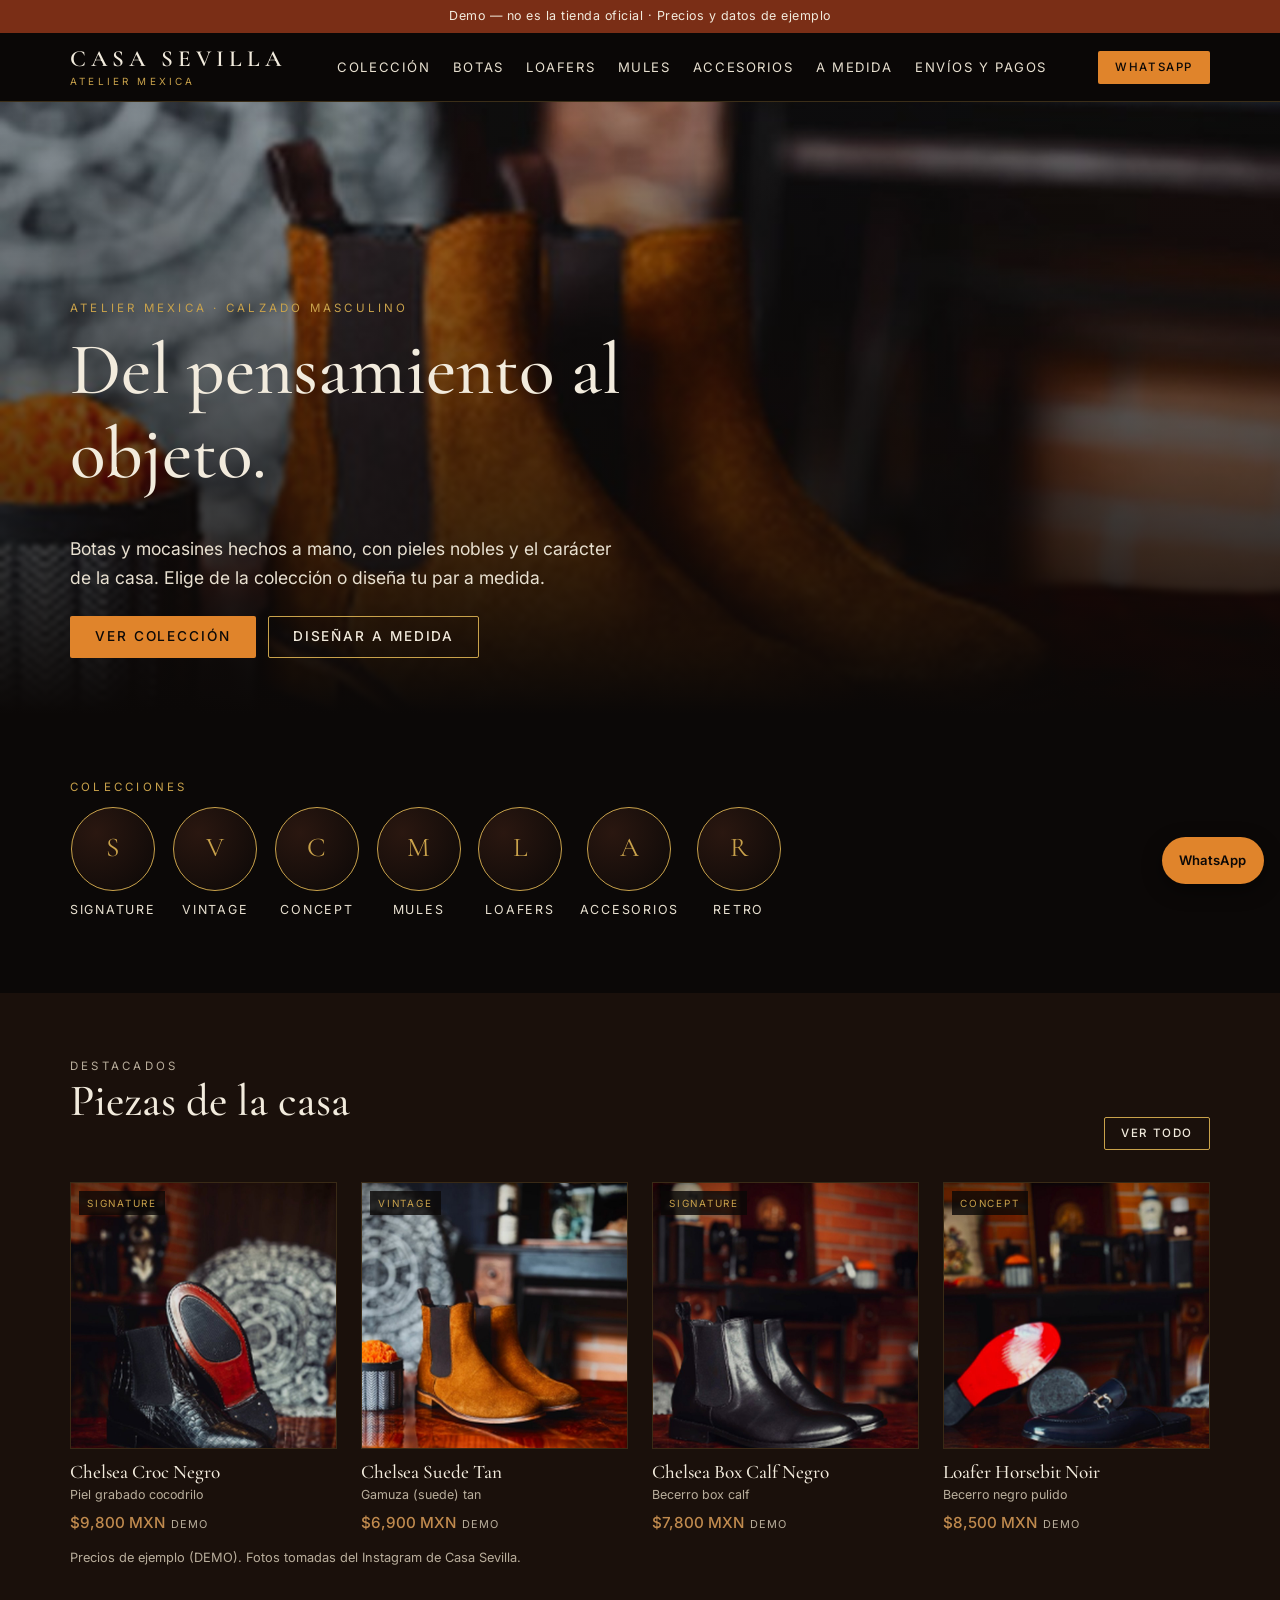
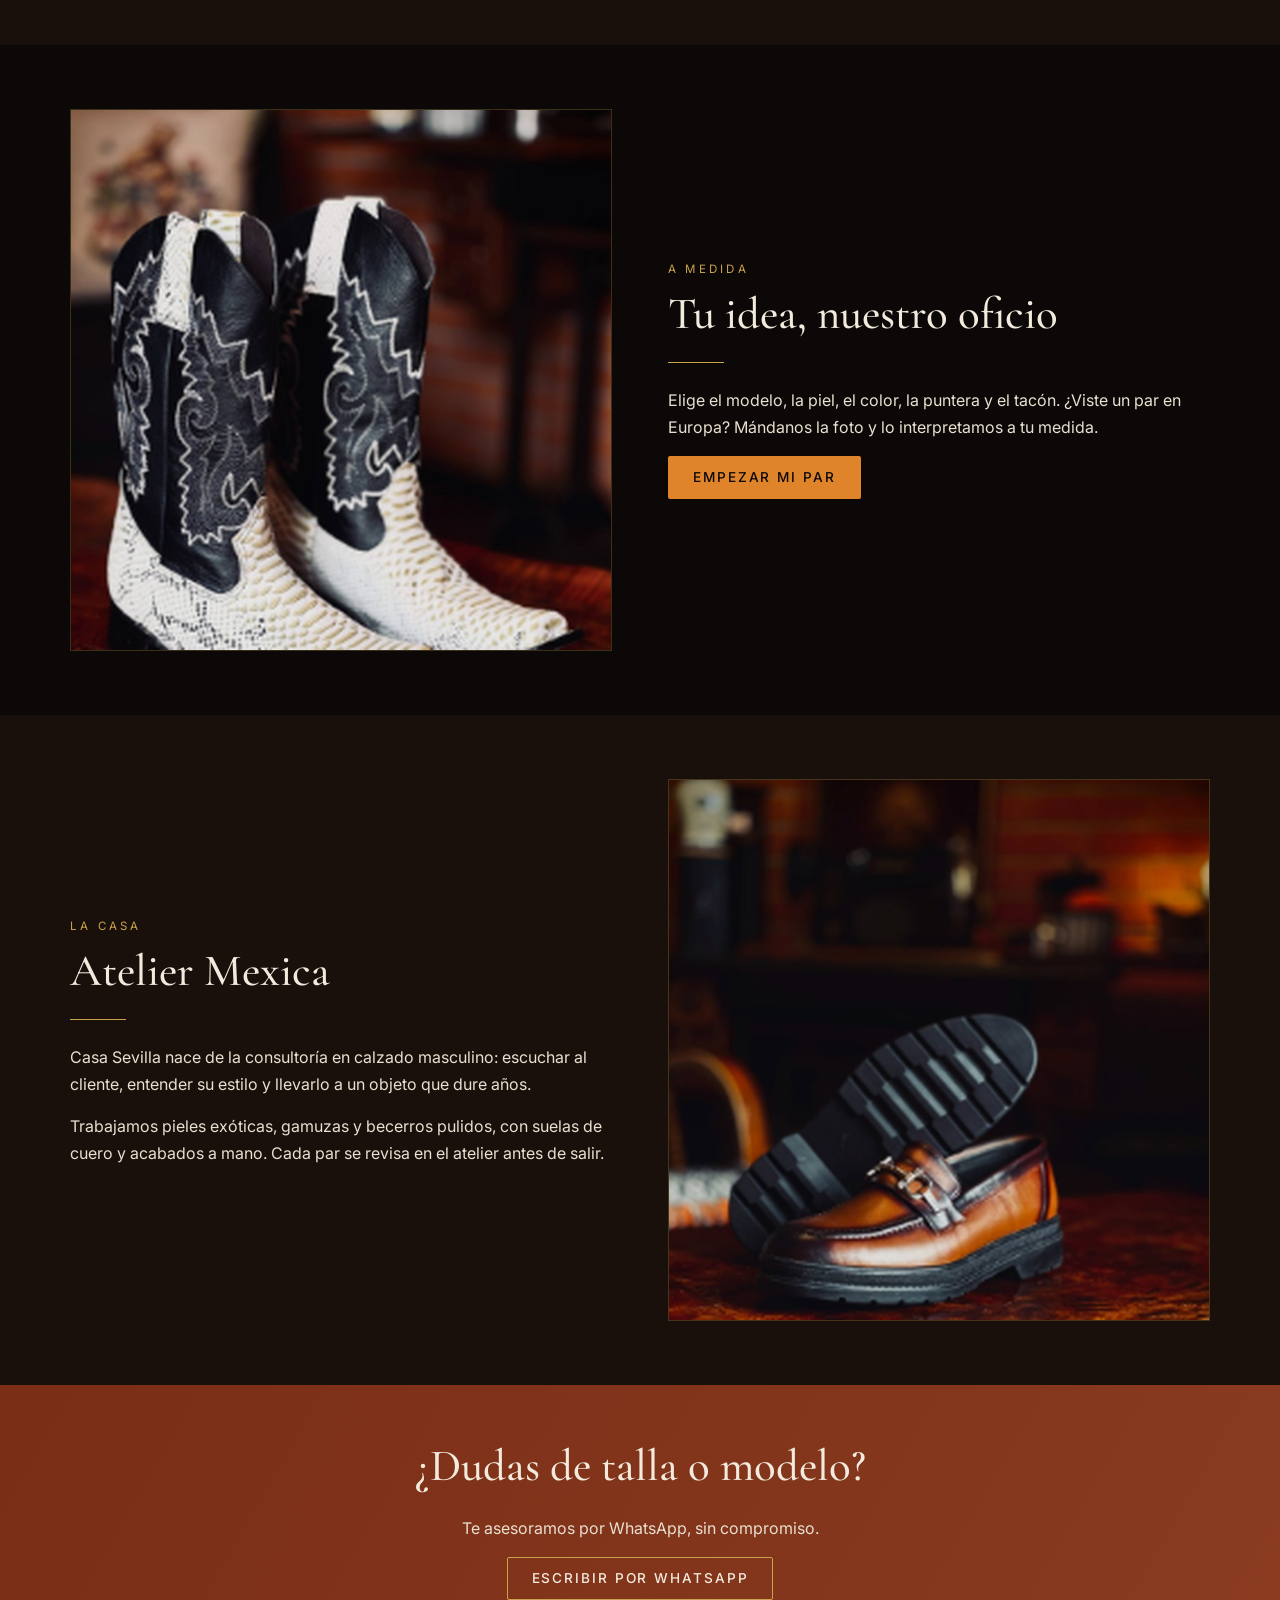
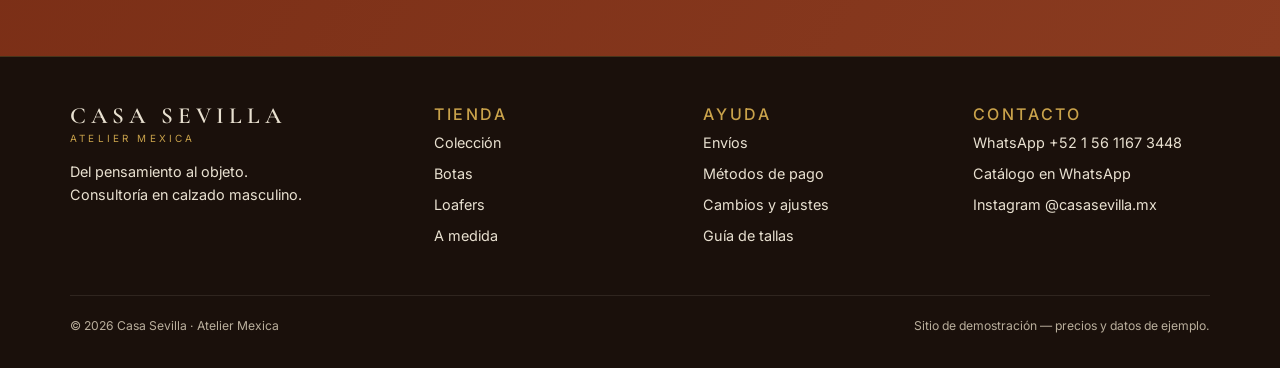
<file: index.html>
<!doctype html>
<html lang="es-MX">
<head>
  <meta charset="utf-8">
  <meta name="viewport" content="width=device-width, initial-scale=1">
  <title>Casa Sevilla — Atelier Mexica (demo)</title>
  <meta name="description" content="Calzado masculino artesanal y a medida. Del pensamiento al objeto.">
  <meta name="robots" content="noindex">
  <meta name="theme-color" content="#0B0807">
  <link rel="preconnect" href="https://fonts.googleapis.com">
  <link rel="preconnect" href="https://fonts.gstatic.com" crossorigin>
  <link href="https://fonts.googleapis.com/css2?family=Cormorant+Garamond:wght@400;500;600&family=Inter:wght@400;500;600&display=swap" rel="stylesheet">
  <link rel="stylesheet" href="assets/styles.css?v=20261116">
</head>
<body>
  <a class="skip" href="#main">Saltar al contenido</a>
  <div class="demo-banner" role="note">Demo — no es la tienda oficial · Precios y datos de ejemplo</div>
  <header class="site-header">
    <div class="wrap header-inner">
      <a class="logo" href="index.html" aria-label="Casa Sevilla, inicio"><strong>CASA SEVILLA</strong><small>Atelier Mexica</small></a>
      <button class="menu-toggle" type="button" aria-expanded="false" aria-controls="main-nav">Menú</button>
      <nav id="main-nav" class="main-nav" aria-label="Principal">
        <ul>
          <li><a href="catalogo.html">Colección</a></li>
          <li><a href="catalogo.html?tipo=botas">Botas</a></li>
          <li><a href="catalogo.html?tipo=loafers">Loafers</a></li>
          <li><a href="catalogo.html?tipo=mules">Mules</a></li>
          <li><a href="catalogo.html?tipo=accesorios">Accesorios</a></li>
          <li><a href="a-medida.html">A medida</a></li>
          <li><a href="envios-pagos.html">Envíos y pagos</a></li>
        </ul>
      </nav>
      <a class="btn btn-primary btn-sm header-cta" href="https://wa.me/5215611673448?text=Hola%20Casa%20Sevilla%2C%20quiero%20informaci%C3%B3n%20de%20sus%20modelos." target="_blank" rel="noopener">WhatsApp</a>
    </div>
  </header>

  <main id="main">
    <section class="hero">
      <img class="hero-media" src="assets/img/prod-02.jpg" alt="Bota Chelsea de gamuza color tabaco" width="800" height="800" fetchpriority="high" decoding="async">
      <div class="wrap"><div class="hero-content">
        <p class="eyebrow">Atelier Mexica · Calzado masculino</p>
        <h1>Del pensamiento al objeto.</h1>
        <p class="lead">Botas y mocasines hechos a mano, con pieles nobles y el carácter de la casa. Elige de la colección o diseña tu par a medida.</p>
        <div class="actions">
          <a class="btn btn-primary" href="catalogo.html">Ver colección</a>
          <a class="btn btn-ghost" href="a-medida.html">Diseñar a medida</a>
        </div>
      </div></div>
    </section>

    <section class="section" aria-labelledby="cols-title">
      <div class="wrap">
        <p class="eyebrow">Colecciones</p>
        <h2 id="cols-title" class="visually-hidden">Colecciones</h2>
        <nav class="collections" aria-label="Colecciones">
          <a class="collection" href="catalogo.html?col=signature"><span class="ring" aria-hidden="true">S</span>Signature</a>
          <a class="collection" href="catalogo.html?col=vintage"><span class="ring" aria-hidden="true">V</span>Vintage</a>
          <a class="collection" href="catalogo.html?col=concept"><span class="ring" aria-hidden="true">C</span>Concept</a>
          <a class="collection" href="catalogo.html?tipo=mules"><span class="ring" aria-hidden="true">M</span>Mules</a>
          <a class="collection" href="catalogo.html?col=loafers"><span class="ring" aria-hidden="true">L</span>Loafers</a>
          <a class="collection" href="catalogo.html?tipo=accesorios"><span class="ring" aria-hidden="true">A</span>Accesorios</a>
          <a class="collection" href="catalogo.html?col=retro"><span class="ring" aria-hidden="true">R</span>Retro</a>
        </nav>
      </div>
    </section>

    <section class="section section-alt" aria-labelledby="dest-title">
      <div class="wrap">
        <div class="section-head">
          <div>
            <p class="eyebrow">Destacados</p>
            <h2 id="dest-title">Piezas de la casa</h2>
          </div>
          <a class="btn btn-ghost btn-sm" href="catalogo.html">Ver todo</a>
        </div>
        <div class="grid grid-4" data-featured></div>
        <p class="notice">Precios de ejemplo (DEMO). Fotos tomadas del Instagram de Casa Sevilla.</p>
      </div>
    </section>

    <section class="section" aria-labelledby="mto-title">
      <div class="wrap split">
        <img src="assets/img/prod-08.jpg" alt="Bota vaquera de pitón crema con caña bordada" width="800" height="800" loading="lazy" decoding="async">
        <div>
          <p class="eyebrow">A medida</p>
          <h2 id="mto-title">Tu idea, nuestro oficio</h2>
          <div class="divider"></div>
          <p>Elige el modelo, la piel, el color, la puntera y el tacón. ¿Viste un par en Europa? Mándanos la foto y lo interpretamos a tu medida.</p>
          <a class="btn btn-primary" href="a-medida.html">Empezar mi par</a>
        </div>
      </div>
    </section>

    <section class="section section-alt" aria-labelledby="hist-title">
      <div class="wrap split">
        <div>
          <p class="eyebrow">La casa</p>
          <h2 id="hist-title">Atelier Mexica</h2>
          <div class="divider"></div>
          <p>Casa Sevilla nace de la consultoría en calzado masculino: escuchar al cliente, entender su estilo y llevarlo a un objeto que dure años.</p>
          <p>Trabajamos pieles exóticas, gamuzas y becerros pulidos, con suelas de cuero y acabados a mano. Cada par se revisa en el atelier antes de salir.</p>
        </div>
        <img src="assets/img/prod-06.jpg" alt="Loafer horsebit cognac con suela tractor sobre mesa de madera tallada" width="800" height="800" loading="lazy" decoding="async">
      </div>
    </section>

    <section class="cta-band">
      <div class="wrap">
        <h2>¿Dudas de talla o modelo?</h2>
        <p>Te asesoramos por WhatsApp, sin compromiso.</p>
        <a class="btn btn-ghost" href="https://wa.me/5215611673448?text=Hola%20Casa%20Sevilla%2C%20quiero%20informaci%C3%B3n%20de%20sus%20modelos." target="_blank" rel="noopener">Escribir por WhatsApp</a>
      </div>
    </section>
  </main>

  <footer class="site-footer">
    <div class="wrap">
      <div class="footer-grid">
        <div>
          <a class="logo" href="index.html"><strong>CASA SEVILLA</strong><small>Atelier Mexica</small></a>
          <p style="margin-top:1rem">Del pensamiento al objeto.<br>Consultoría en calzado masculino.</p>
        </div>
        <div>
          <h2>Tienda</h2>
          <ul>
            <li><a href="catalogo.html">Colección</a></li>
            <li><a href="catalogo.html?tipo=botas">Botas</a></li>
            <li><a href="catalogo.html?tipo=loafers">Loafers</a></li>
            <li><a href="a-medida.html">A medida</a></li>
          </ul>
        </div>
        <div>
          <h2>Ayuda</h2>
          <ul>
            <li><a href="envios-pagos.html#envios">Envíos</a></li>
            <li><a href="envios-pagos.html#pagos">Métodos de pago</a></li>
            <li><a href="envios-pagos.html#cambios">Cambios y ajustes</a></li>
            <li><a href="envios-pagos.html#tallas">Guía de tallas</a></li>
          </ul>
        </div>
        <div>
          <h2>Contacto</h2>
          <ul>
            <li><a href="https://wa.me/5215611673448?text=Hola%20Casa%20Sevilla%2C%20quiero%20informaci%C3%B3n%20de%20sus%20modelos." target="_blank" rel="noopener">WhatsApp +52 1 56 1167 3448</a></li>
            <li><a href="https://wa.me/c/5215611673448" target="_blank" rel="noopener">Catálogo en WhatsApp</a></li>
            <li><a href="https://www.instagram.com/casasevilla.mx/" target="_blank" rel="noopener">Instagram @casasevilla.mx</a></li>
          </ul>
        </div>
      </div>
      <div class="footer-bottom">
        <span>© <span data-year>2026</span> Casa Sevilla · Atelier Mexica</span>
        <span>Sitio de demostración — precios y datos de ejemplo.</span>
      </div>
    </div>
  </footer>
  <a class="wa-float" href="https://wa.me/5215611673448?text=Hola%20Casa%20Sevilla%2C%20quiero%20informaci%C3%B3n%20de%20sus%20modelos." target="_blank" rel="noopener" aria-label="Escríbenos por WhatsApp">WhatsApp</a>
  <script src="assets/main.js?v=20261116" defer></script>
</body>
</html>
</file>
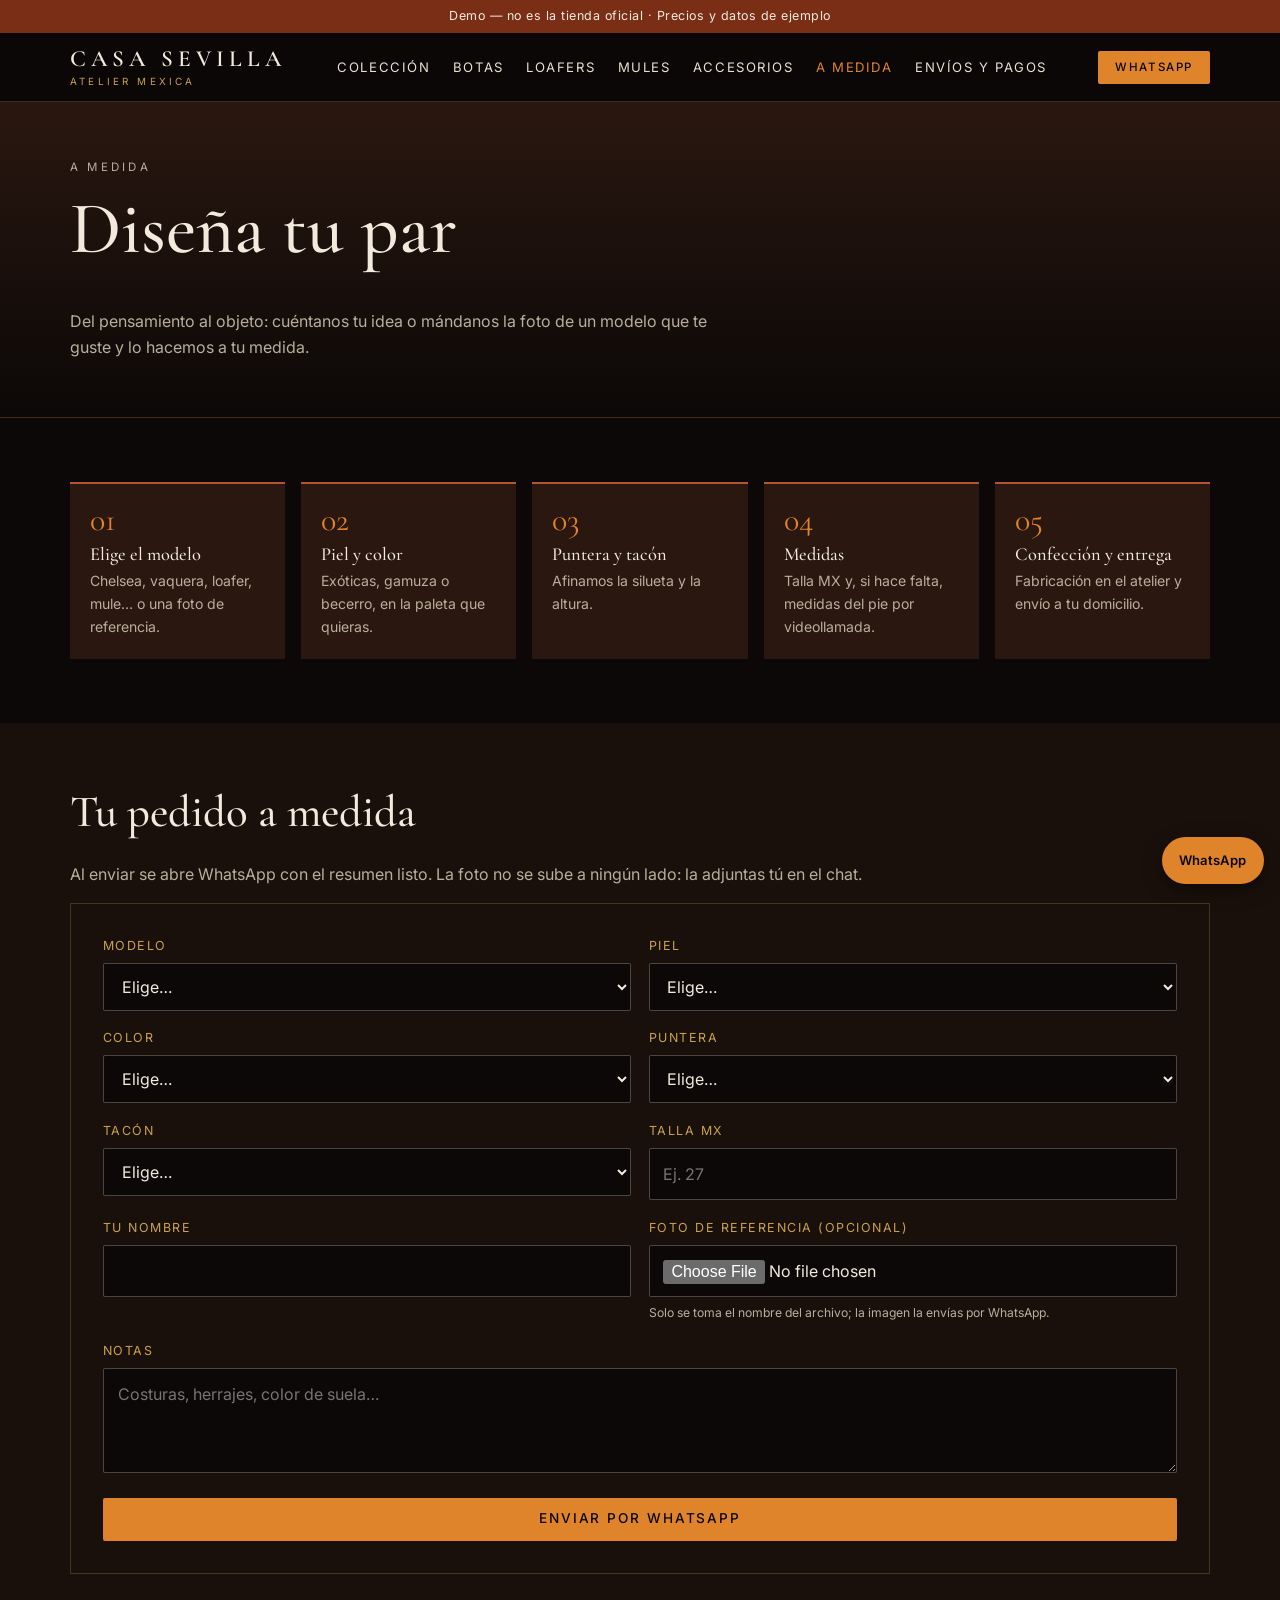
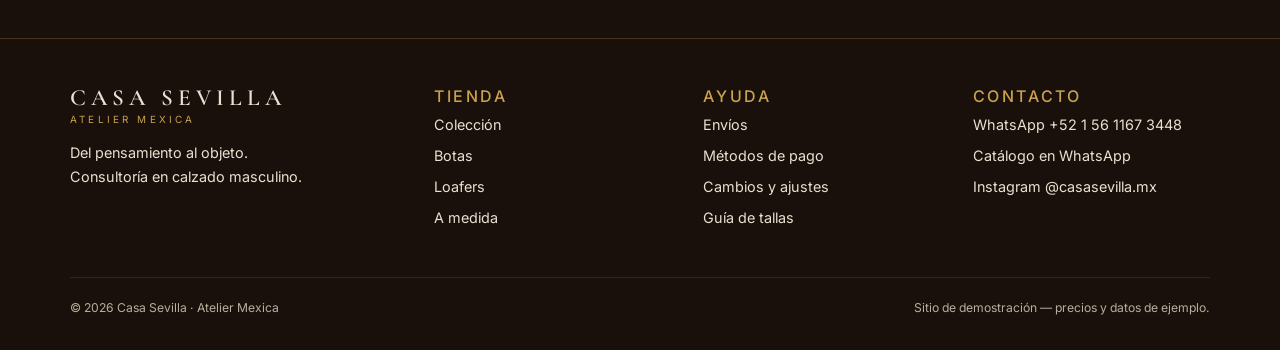
<file: a-medida.html>
<!doctype html>
<html lang="es-MX">
<head>
  <meta charset="utf-8">
  <meta name="viewport" content="width=device-width, initial-scale=1">
  <title>A medida — Casa Sevilla (demo)</title>
  <meta name="description" content="Diseña tu par a medida.">
  <meta name="robots" content="noindex">
  <meta name="theme-color" content="#0B0807">
  <link rel="preconnect" href="https://fonts.googleapis.com">
  <link rel="preconnect" href="https://fonts.gstatic.com" crossorigin>
  <link href="https://fonts.googleapis.com/css2?family=Cormorant+Garamond:wght@400;500;600&family=Inter:wght@400;500;600&display=swap" rel="stylesheet">
  <link rel="stylesheet" href="assets/styles.css?v=20261116">
</head>
<body>
  <a class="skip" href="#main">Saltar al contenido</a>
  <div class="demo-banner" role="note">Demo — no es la tienda oficial · Precios y datos de ejemplo</div>
  <header class="site-header">
    <div class="wrap header-inner">
      <a class="logo" href="index.html" aria-label="Casa Sevilla, inicio"><strong>CASA SEVILLA</strong><small>Atelier Mexica</small></a>
      <button class="menu-toggle" type="button" aria-expanded="false" aria-controls="main-nav">Menú</button>
      <nav id="main-nav" class="main-nav" aria-label="Principal">
        <ul>
          <li><a href="catalogo.html">Colección</a></li>
          <li><a href="catalogo.html?tipo=botas">Botas</a></li>
          <li><a href="catalogo.html?tipo=loafers">Loafers</a></li>
          <li><a href="catalogo.html?tipo=mules">Mules</a></li>
          <li><a href="catalogo.html?tipo=accesorios">Accesorios</a></li>
          <li><a href="a-medida.html" aria-current="page">A medida</a></li>
          <li><a href="envios-pagos.html">Envíos y pagos</a></li>
        </ul>
      </nav>
      <a class="btn btn-primary btn-sm header-cta" href="https://wa.me/5215611673448?text=Hola%20Casa%20Sevilla%2C%20quiero%20informaci%C3%B3n%20de%20sus%20modelos." target="_blank" rel="noopener">WhatsApp</a>
    </div>
  </header>

  <main id="main">
    <section class="page-hero">
      <div class="wrap">
        <p class="eyebrow">A medida</p>
        <h1>Diseña tu par</h1>
        <p>Del pensamiento al objeto: cuéntanos tu idea o mándanos la foto de un modelo que te guste y lo hacemos a tu medida.</p>
      </div>
    </section>
    <section class="section">
      <div class="wrap">
        <ol class="steps">
          <li><h3>Elige el modelo</h3><p>Chelsea, vaquera, loafer, mule… o una foto de referencia.</p></li>
          <li><h3>Piel y color</h3><p>Exóticas, gamuza o becerro, en la paleta que quieras.</p></li>
          <li><h3>Puntera y tacón</h3><p>Afinamos la silueta y la altura.</p></li>
          <li><h3>Medidas</h3><p>Talla MX y, si hace falta, medidas del pie por videollamada.</p></li>
          <li><h3>Confección y entrega</h3><p>Fabricación en el atelier y envío a tu domicilio.</p></li>
        </ol>
      </div>
    </section>
    <section class="section section-alt" aria-labelledby="form-title">
      <div class="wrap">
        <h2 id="form-title">Tu pedido a medida</h2>
        <p style="color:var(--muted)">Al enviar se abre WhatsApp con el resumen listo. La foto no se sube a ningún lado: la adjuntas tú en el chat.</p>
        <form id="mto-form" class="form">
          <div class="field"><label for="modelo">Modelo</label><select id="modelo" name="modelo" required><option value="">Elige…</option><option>Chelsea</option><option>Vaquera / western</option><option>Bota de arnés</option><option>Loafer horsebit</option><option>Penny loafer</option><option>Mule</option><option>Copia de modelo (foto)</option></select></div>
          <div class="field"><label for="piel">Piel</label><select id="piel" name="piel" required><option value="">Elige…</option><option>Becerro pulido</option><option>Gamuza (suede)</option><option>Grabado cocodrilo</option><option>Pitón</option><option>Avestruz</option><option>Charol</option></select></div>
          <div class="field"><label for="color">Color</label><select id="color" name="color" required><option value="">Elige…</option><option>Negro</option><option>Cognac</option><option>Tabaco / tan</option><option>Vino</option><option>Café chocolate</option><option>Crema</option><option>Otro (lo describo en notas)</option></select></div>
          <div class="field"><label for="puntera">Puntera</label><select id="puntera" name="puntera" required><option value="">Elige…</option><option>Redonda</option><option>Almendrada</option><option>Cuadrada</option><option>Picuda (western)</option></select></div>
          <div class="field"><label for="tacon">Tacón</label><select id="tacon" name="tacon" required><option value="">Elige…</option><option>Bajo (2.5 cm)</option><option>Medio (3.5 cm)</option><option>Cubano (4.5 cm)</option><option>Suela tractor</option></select></div>
          <div class="field"><label for="talla">Talla MX</label><input id="talla" name="talla" type="text" inputmode="decimal" placeholder="Ej. 27" required></div>
          <div class="field"><label for="nombre">Tu nombre</label><input id="nombre" name="nombre" type="text" autocomplete="name" required></div>
          <div class="field"><label for="referencia">Foto de referencia (opcional)</label><input id="referencia" name="referencia" type="file" accept="image/*"><p class="hint">Solo se toma el nombre del archivo; la imagen la envías por WhatsApp.</p></div>
          <div class="field full"><label for="notas">Notas</label><textarea id="notas" name="notas" rows="3" placeholder="Costuras, herrajes, color de suela…"></textarea></div>
          <div class="full"><button class="btn btn-primary btn-block" type="submit">Enviar por WhatsApp</button></div>
          <pre id="mto-preview" class="demo-data full" hidden aria-live="polite" style="white-space:pre-wrap"></pre>
        </form>
      </div>
    </section>
  </main>

  <footer class="site-footer">
    <div class="wrap">
      <div class="footer-grid">
        <div>
          <a class="logo" href="index.html"><strong>CASA SEVILLA</strong><small>Atelier Mexica</small></a>
          <p style="margin-top:1rem">Del pensamiento al objeto.<br>Consultoría en calzado masculino.</p>
        </div>
        <div>
          <h2>Tienda</h2>
          <ul>
            <li><a href="catalogo.html">Colección</a></li>
            <li><a href="catalogo.html?tipo=botas">Botas</a></li>
            <li><a href="catalogo.html?tipo=loafers">Loafers</a></li>
            <li><a href="a-medida.html">A medida</a></li>
          </ul>
        </div>
        <div>
          <h2>Ayuda</h2>
          <ul>
            <li><a href="envios-pagos.html#envios">Envíos</a></li>
            <li><a href="envios-pagos.html#pagos">Métodos de pago</a></li>
            <li><a href="envios-pagos.html#cambios">Cambios y ajustes</a></li>
            <li><a href="envios-pagos.html#tallas">Guía de tallas</a></li>
          </ul>
        </div>
        <div>
          <h2>Contacto</h2>
          <ul>
            <li><a href="https://wa.me/5215611673448?text=Hola%20Casa%20Sevilla%2C%20quiero%20informaci%C3%B3n%20de%20sus%20modelos." target="_blank" rel="noopener">WhatsApp +52 1 56 1167 3448</a></li>
            <li><a href="https://wa.me/c/5215611673448" target="_blank" rel="noopener">Catálogo en WhatsApp</a></li>
            <li><a href="https://www.instagram.com/casasevilla.mx/" target="_blank" rel="noopener">Instagram @casasevilla.mx</a></li>
          </ul>
        </div>
      </div>
      <div class="footer-bottom">
        <span>© <span data-year>2026</span> Casa Sevilla · Atelier Mexica</span>
        <span>Sitio de demostración — precios y datos de ejemplo.</span>
      </div>
    </div>
  </footer>
  <a class="wa-float" href="https://wa.me/5215611673448?text=Hola%20Casa%20Sevilla%2C%20quiero%20informaci%C3%B3n%20de%20sus%20modelos." target="_blank" rel="noopener" aria-label="Escríbenos por WhatsApp">WhatsApp</a>
  <script src="assets/main.js?v=20261116" defer></script>
</body>
</html>
</file>
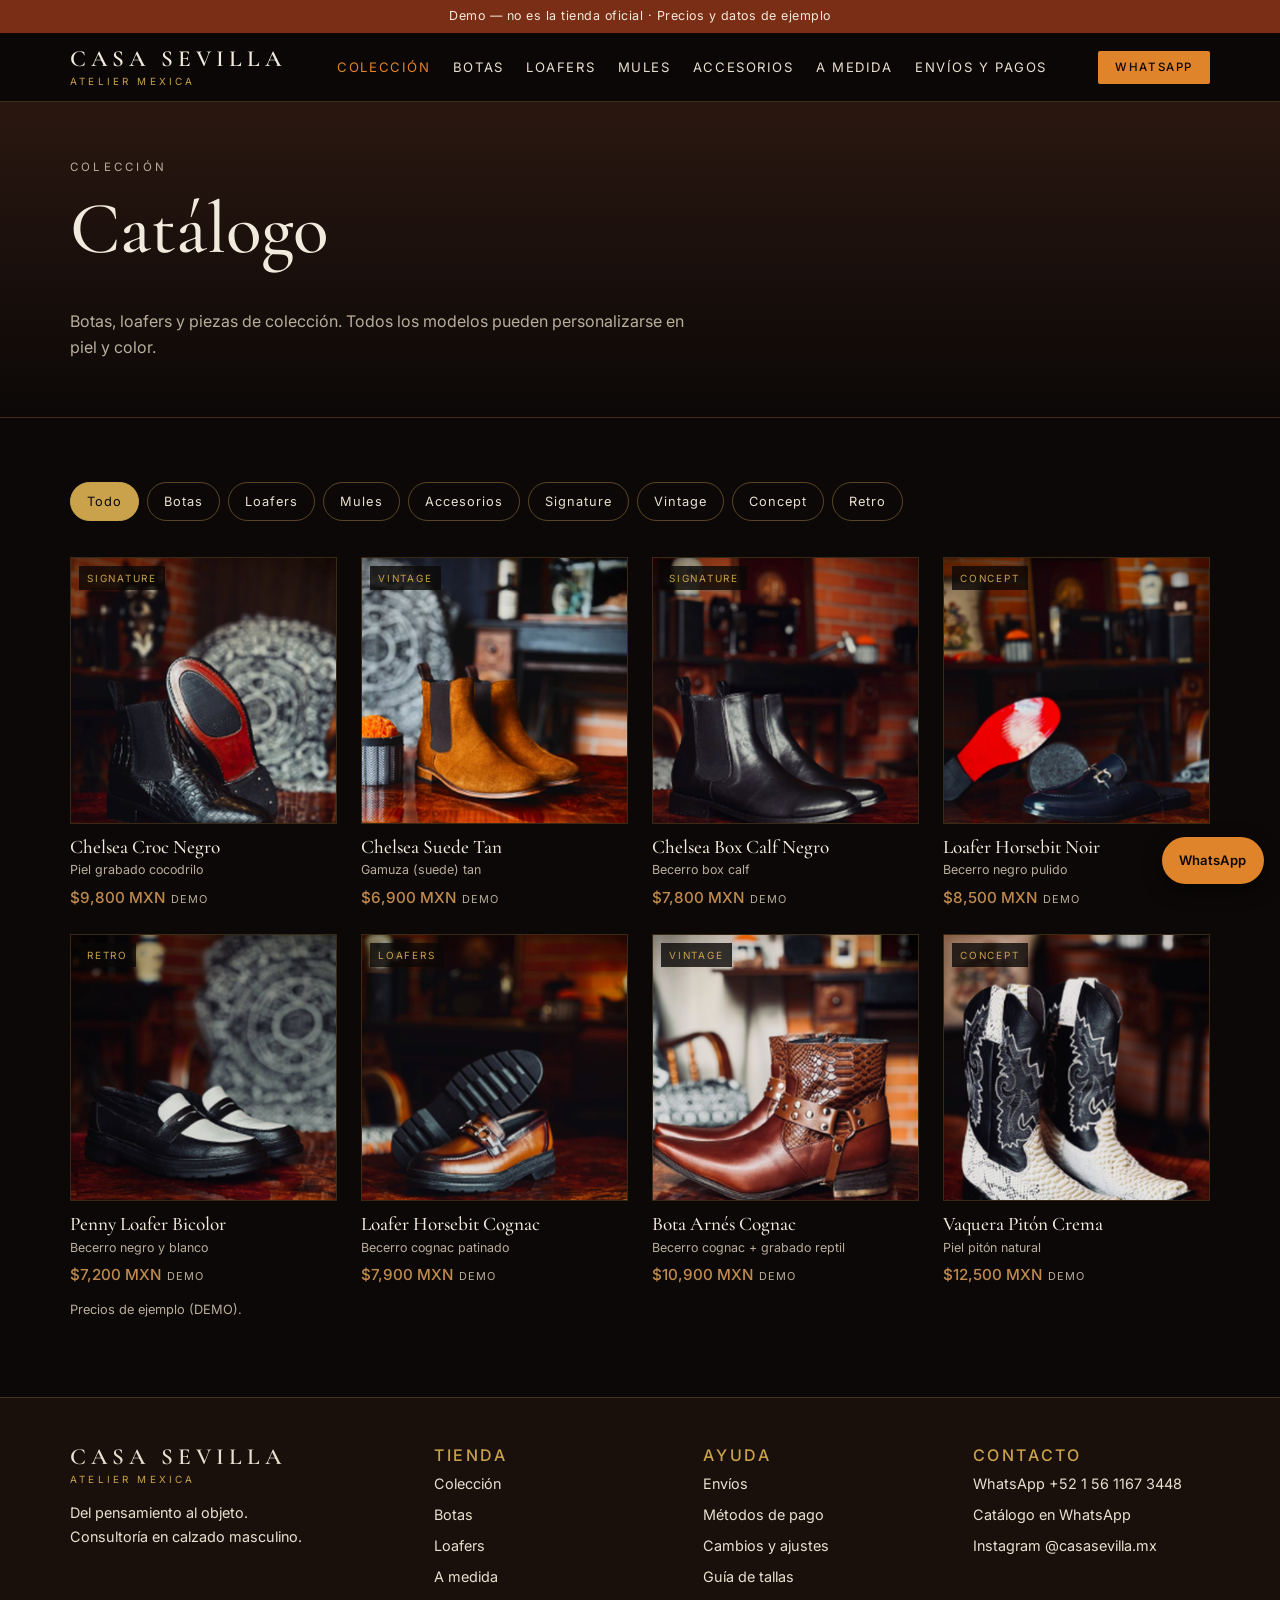
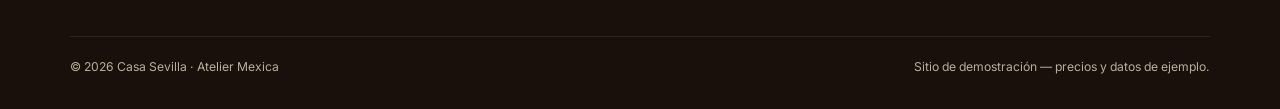
<file: catalogo.html>
<!doctype html>
<html lang="es-MX">
<head>
  <meta charset="utf-8">
  <meta name="viewport" content="width=device-width, initial-scale=1">
  <title>Colección — Casa Sevilla (demo)</title>
  <meta name="description" content="Catálogo de botas y loafers artesanales.">
  <meta name="robots" content="noindex">
  <meta name="theme-color" content="#0B0807">
  <link rel="preconnect" href="https://fonts.googleapis.com">
  <link rel="preconnect" href="https://fonts.gstatic.com" crossorigin>
  <link href="https://fonts.googleapis.com/css2?family=Cormorant+Garamond:wght@400;500;600&family=Inter:wght@400;500;600&display=swap" rel="stylesheet">
  <link rel="stylesheet" href="assets/styles.css?v=20261116">
</head>
<body>
  <a class="skip" href="#main">Saltar al contenido</a>
  <div class="demo-banner" role="note">Demo — no es la tienda oficial · Precios y datos de ejemplo</div>
  <header class="site-header">
    <div class="wrap header-inner">
      <a class="logo" href="index.html" aria-label="Casa Sevilla, inicio"><strong>CASA SEVILLA</strong><small>Atelier Mexica</small></a>
      <button class="menu-toggle" type="button" aria-expanded="false" aria-controls="main-nav">Menú</button>
      <nav id="main-nav" class="main-nav" aria-label="Principal">
        <ul>
          <li><a href="catalogo.html" aria-current="page">Colección</a></li>
          <li><a href="catalogo.html?tipo=botas">Botas</a></li>
          <li><a href="catalogo.html?tipo=loafers">Loafers</a></li>
          <li><a href="catalogo.html?tipo=mules">Mules</a></li>
          <li><a href="catalogo.html?tipo=accesorios">Accesorios</a></li>
          <li><a href="a-medida.html">A medida</a></li>
          <li><a href="envios-pagos.html">Envíos y pagos</a></li>
        </ul>
      </nav>
      <a class="btn btn-primary btn-sm header-cta" href="https://wa.me/5215611673448?text=Hola%20Casa%20Sevilla%2C%20quiero%20informaci%C3%B3n%20de%20sus%20modelos." target="_blank" rel="noopener">WhatsApp</a>
    </div>
  </header>

  <main id="main">
    <section class="page-hero">
      <div class="wrap">
        <p class="eyebrow">Colección</p>
        <h1>Catálogo</h1>
        <p>Botas, loafers y piezas de colección. Todos los modelos pueden personalizarse en piel y color.</p>
      </div>
    </section>
    <section class="section">
      <div class="wrap">
        <div class="filters" role="group" aria-label="Filtrar catálogo">
          <button class="filter" type="button" data-key="type" data-value="todo" aria-pressed="true">Todo</button>
          <button class="filter" type="button" data-key="type" data-value="botas" aria-pressed="false">Botas</button>
          <button class="filter" type="button" data-key="type" data-value="loafers" aria-pressed="false">Loafers</button>
          <button class="filter" type="button" data-key="type" data-value="mules" aria-pressed="false">Mules</button>
          <button class="filter" type="button" data-key="type" data-value="accesorios" aria-pressed="false">Accesorios</button>
          <button class="filter" type="button" data-key="collection" data-value="signature" aria-pressed="false">Signature</button>
          <button class="filter" type="button" data-key="collection" data-value="vintage" aria-pressed="false">Vintage</button>
          <button class="filter" type="button" data-key="collection" data-value="concept" aria-pressed="false">Concept</button>
          <button class="filter" type="button" data-key="collection" data-value="retro" aria-pressed="false">Retro</button>
        </div>
        <div class="grid grid-4" data-catalog aria-live="polite"></div>
        <p class="empty" data-empty hidden>Próximamente. Mientras tanto, <a href="a-medida.html">diseña tu par a medida</a> o consulta el <a href="https://wa.me/c/5215611673448" target="_blank" rel="noopener">catálogo en WhatsApp</a>.</p>
        <p class="notice">Precios de ejemplo (DEMO).</p>
        <noscript><p>Activa JavaScript para ver el catálogo, o consúltalo en <a href="https://wa.me/c/5215611673448">WhatsApp</a>.</p></noscript>
      </div>
    </section>
  </main>

  <footer class="site-footer">
    <div class="wrap">
      <div class="footer-grid">
        <div>
          <a class="logo" href="index.html"><strong>CASA SEVILLA</strong><small>Atelier Mexica</small></a>
          <p style="margin-top:1rem">Del pensamiento al objeto.<br>Consultoría en calzado masculino.</p>
        </div>
        <div>
          <h2>Tienda</h2>
          <ul>
            <li><a href="catalogo.html">Colección</a></li>
            <li><a href="catalogo.html?tipo=botas">Botas</a></li>
            <li><a href="catalogo.html?tipo=loafers">Loafers</a></li>
            <li><a href="a-medida.html">A medida</a></li>
          </ul>
        </div>
        <div>
          <h2>Ayuda</h2>
          <ul>
            <li><a href="envios-pagos.html#envios">Envíos</a></li>
            <li><a href="envios-pagos.html#pagos">Métodos de pago</a></li>
            <li><a href="envios-pagos.html#cambios">Cambios y ajustes</a></li>
            <li><a href="envios-pagos.html#tallas">Guía de tallas</a></li>
          </ul>
        </div>
        <div>
          <h2>Contacto</h2>
          <ul>
            <li><a href="https://wa.me/5215611673448?text=Hola%20Casa%20Sevilla%2C%20quiero%20informaci%C3%B3n%20de%20sus%20modelos." target="_blank" rel="noopener">WhatsApp +52 1 56 1167 3448</a></li>
            <li><a href="https://wa.me/c/5215611673448" target="_blank" rel="noopener">Catálogo en WhatsApp</a></li>
            <li><a href="https://www.instagram.com/casasevilla.mx/" target="_blank" rel="noopener">Instagram @casasevilla.mx</a></li>
          </ul>
        </div>
      </div>
      <div class="footer-bottom">
        <span>© <span data-year>2026</span> Casa Sevilla · Atelier Mexica</span>
        <span>Sitio de demostración — precios y datos de ejemplo.</span>
      </div>
    </div>
  </footer>
  <a class="wa-float" href="https://wa.me/5215611673448?text=Hola%20Casa%20Sevilla%2C%20quiero%20informaci%C3%B3n%20de%20sus%20modelos." target="_blank" rel="noopener" aria-label="Escríbenos por WhatsApp">WhatsApp</a>
  <script src="assets/main.js?v=20261116" defer></script>
</body>
</html>
</file>
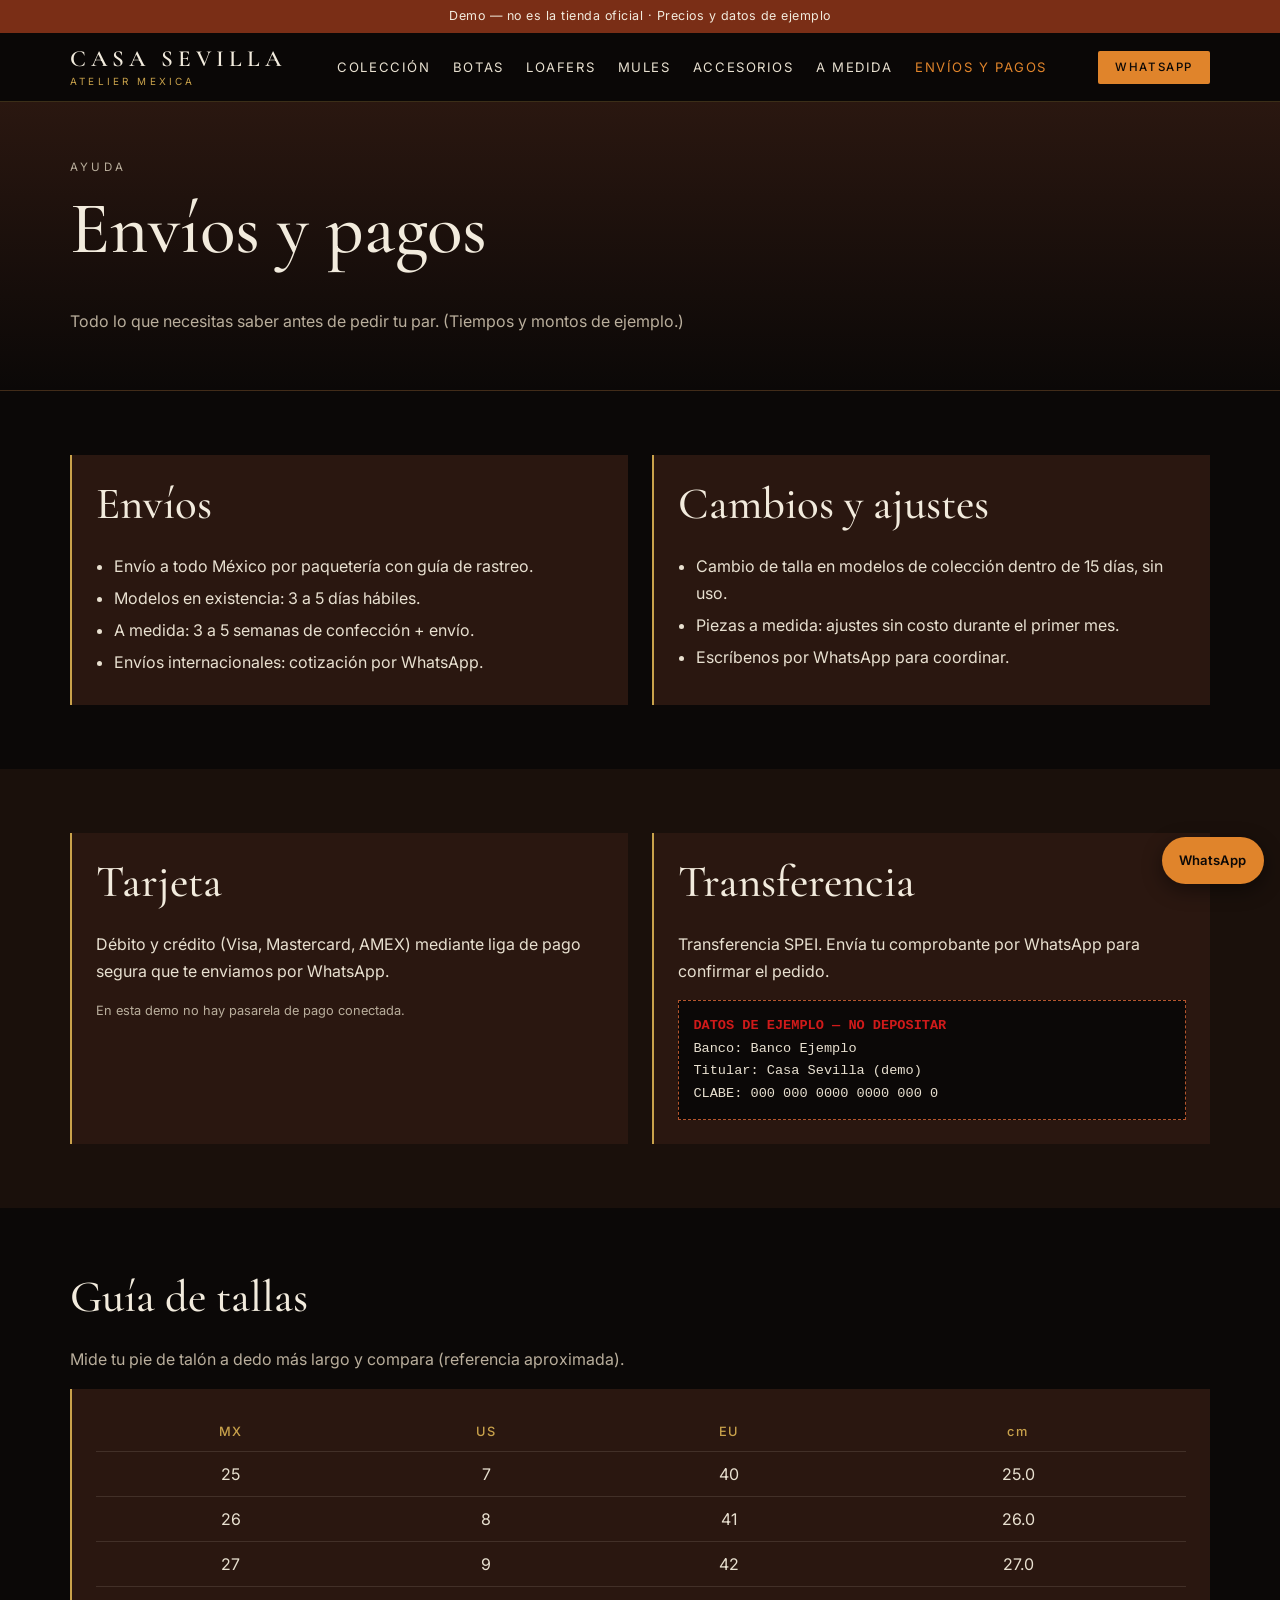
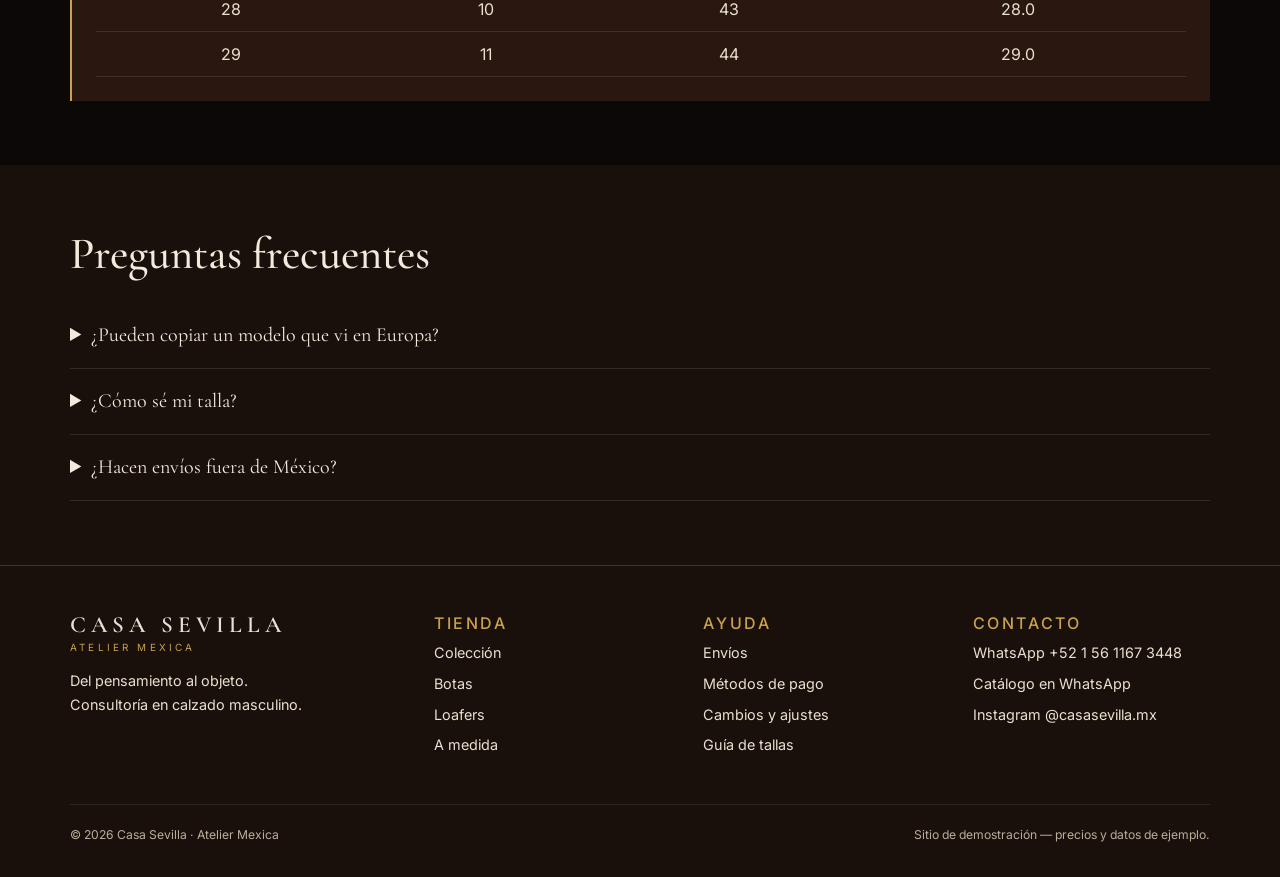
<file: envios-pagos.html>
<!doctype html>
<html lang="es-MX">
<head>
  <meta charset="utf-8">
  <meta name="viewport" content="width=device-width, initial-scale=1">
  <title>Envíos y pagos — Casa Sevilla (demo)</title>
  <meta name="description" content="Envíos, métodos de pago, cambios y guía de tallas.">
  <meta name="robots" content="noindex">
  <meta name="theme-color" content="#0B0807">
  <link rel="preconnect" href="https://fonts.googleapis.com">
  <link rel="preconnect" href="https://fonts.gstatic.com" crossorigin>
  <link href="https://fonts.googleapis.com/css2?family=Cormorant+Garamond:wght@400;500;600&family=Inter:wght@400;500;600&display=swap" rel="stylesheet">
  <link rel="stylesheet" href="assets/styles.css?v=20261116">
</head>
<body>
  <a class="skip" href="#main">Saltar al contenido</a>
  <div class="demo-banner" role="note">Demo — no es la tienda oficial · Precios y datos de ejemplo</div>
  <header class="site-header">
    <div class="wrap header-inner">
      <a class="logo" href="index.html" aria-label="Casa Sevilla, inicio"><strong>CASA SEVILLA</strong><small>Atelier Mexica</small></a>
      <button class="menu-toggle" type="button" aria-expanded="false" aria-controls="main-nav">Menú</button>
      <nav id="main-nav" class="main-nav" aria-label="Principal">
        <ul>
          <li><a href="catalogo.html">Colección</a></li>
          <li><a href="catalogo.html?tipo=botas">Botas</a></li>
          <li><a href="catalogo.html?tipo=loafers">Loafers</a></li>
          <li><a href="catalogo.html?tipo=mules">Mules</a></li>
          <li><a href="catalogo.html?tipo=accesorios">Accesorios</a></li>
          <li><a href="a-medida.html">A medida</a></li>
          <li><a href="envios-pagos.html" aria-current="page">Envíos y pagos</a></li>
        </ul>
      </nav>
      <a class="btn btn-primary btn-sm header-cta" href="https://wa.me/5215611673448?text=Hola%20Casa%20Sevilla%2C%20quiero%20informaci%C3%B3n%20de%20sus%20modelos." target="_blank" rel="noopener">WhatsApp</a>
    </div>
  </header>

  <main id="main">
    <section class="page-hero">
      <div class="wrap">
        <p class="eyebrow">Ayuda</p>
        <h1>Envíos y pagos</h1>
        <p>Todo lo que necesitas saber antes de pedir tu par. (Tiempos y montos de ejemplo.)</p>
      </div>
    </section>
    <section class="section" id="envios">
      <div class="wrap info-grid">
        <div class="info">
          <h2>Envíos</h2>
          <ul>
            <li>Envío a todo México por paquetería con guía de rastreo.</li>
            <li>Modelos en existencia: 3 a 5 días hábiles.</li>
            <li>A medida: 3 a 5 semanas de confección + envío.</li>
            <li>Envíos internacionales: cotización por WhatsApp.</li>
          </ul>
        </div>
        <div class="info" id="cambios">
          <h2>Cambios y ajustes</h2>
          <ul>
            <li>Cambio de talla en modelos de colección dentro de 15 días, sin uso.</li>
            <li>Piezas a medida: ajustes sin costo durante el primer mes.</li>
            <li>Escríbenos por WhatsApp para coordinar.</li>
          </ul>
        </div>
      </div>
    </section>
    <section class="section section-alt" id="pagos">
      <div class="wrap info-grid">
        <div class="info">
          <h2>Tarjeta</h2>
          <p>Débito y crédito (Visa, Mastercard, AMEX) mediante liga de pago segura que te enviamos por WhatsApp.</p>
          <p class="notice">En esta demo no hay pasarela de pago conectada.</p>
        </div>
        <div class="info">
          <h2>Transferencia</h2>
          <p>Transferencia SPEI. Envía tu comprobante por WhatsApp para confirmar el pedido.</p>
          <div class="demo-data">
            <b>DATOS DE EJEMPLO — NO DEPOSITAR</b><br>
            Banco: Banco Ejemplo<br>
            Titular: Casa Sevilla (demo)<br>
            CLABE: 000 000 0000 0000 000 0
          </div>
        </div>
      </div>
    </section>
    <section class="section" id="tallas">
      <div class="wrap">
        <h2>Guía de tallas</h2>
        <p style="color:var(--muted)">Mide tu pie de talón a dedo más largo y compara (referencia aproximada).</p>
        <div class="info" style="overflow-x:auto">
          <table style="width:100%;border-collapse:collapse;text-align:center">
            <caption class="visually-hidden">Equivalencias de talla</caption>
            <thead><tr><th scope="col">MX</th><th scope="col">US</th><th scope="col">EU</th><th scope="col">cm</th></tr></thead>
            <tbody>
              <tr><td>25</td><td>7</td><td>40</td><td>25.0</td></tr>
              <tr><td>26</td><td>8</td><td>41</td><td>26.0</td></tr>
              <tr><td>27</td><td>9</td><td>42</td><td>27.0</td></tr>
              <tr><td>28</td><td>10</td><td>43</td><td>28.0</td></tr>
              <tr><td>29</td><td>11</td><td>44</td><td>29.0</td></tr>
            </tbody>
          </table>
        </div>
      </div>
    </section>
    <section class="section section-alt faq" aria-labelledby="faq-title">
      <div class="wrap">
        <h2 id="faq-title">Preguntas frecuentes</h2>
        <details><summary>¿Pueden copiar un modelo que vi en Europa?</summary><p>Sí. Mándanos la foto en <a href="a-medida.html">A medida</a> y lo interpretamos con nuestras pieles y tu talla.</p></details>
        <details><summary>¿Cómo sé mi talla?</summary><p>Usa la guía de arriba o te asesoramos por WhatsApp.</p></details>
        <details><summary>¿Hacen envíos fuera de México?</summary><p>Sí, cotizamos por WhatsApp según destino.</p></details>
      </div>
    </section>
  </main>

  <footer class="site-footer">
    <div class="wrap">
      <div class="footer-grid">
        <div>
          <a class="logo" href="index.html"><strong>CASA SEVILLA</strong><small>Atelier Mexica</small></a>
          <p style="margin-top:1rem">Del pensamiento al objeto.<br>Consultoría en calzado masculino.</p>
        </div>
        <div>
          <h2>Tienda</h2>
          <ul>
            <li><a href="catalogo.html">Colección</a></li>
            <li><a href="catalogo.html?tipo=botas">Botas</a></li>
            <li><a href="catalogo.html?tipo=loafers">Loafers</a></li>
            <li><a href="a-medida.html">A medida</a></li>
          </ul>
        </div>
        <div>
          <h2>Ayuda</h2>
          <ul>
            <li><a href="envios-pagos.html#envios">Envíos</a></li>
            <li><a href="envios-pagos.html#pagos">Métodos de pago</a></li>
            <li><a href="envios-pagos.html#cambios">Cambios y ajustes</a></li>
            <li><a href="envios-pagos.html#tallas">Guía de tallas</a></li>
          </ul>
        </div>
        <div>
          <h2>Contacto</h2>
          <ul>
            <li><a href="https://wa.me/5215611673448?text=Hola%20Casa%20Sevilla%2C%20quiero%20informaci%C3%B3n%20de%20sus%20modelos." target="_blank" rel="noopener">WhatsApp +52 1 56 1167 3448</a></li>
            <li><a href="https://wa.me/c/5215611673448" target="_blank" rel="noopener">Catálogo en WhatsApp</a></li>
            <li><a href="https://www.instagram.com/casasevilla.mx/" target="_blank" rel="noopener">Instagram @casasevilla.mx</a></li>
          </ul>
        </div>
      </div>
      <div class="footer-bottom">
        <span>© <span data-year>2026</span> Casa Sevilla · Atelier Mexica</span>
        <span>Sitio de demostración — precios y datos de ejemplo.</span>
      </div>
    </div>
  </footer>
  <a class="wa-float" href="https://wa.me/5215611673448?text=Hola%20Casa%20Sevilla%2C%20quiero%20informaci%C3%B3n%20de%20sus%20modelos." target="_blank" rel="noopener" aria-label="Escríbenos por WhatsApp">WhatsApp</a>
  <script src="assets/main.js?v=20261116" defer></script>
</body>
</html>
</file>
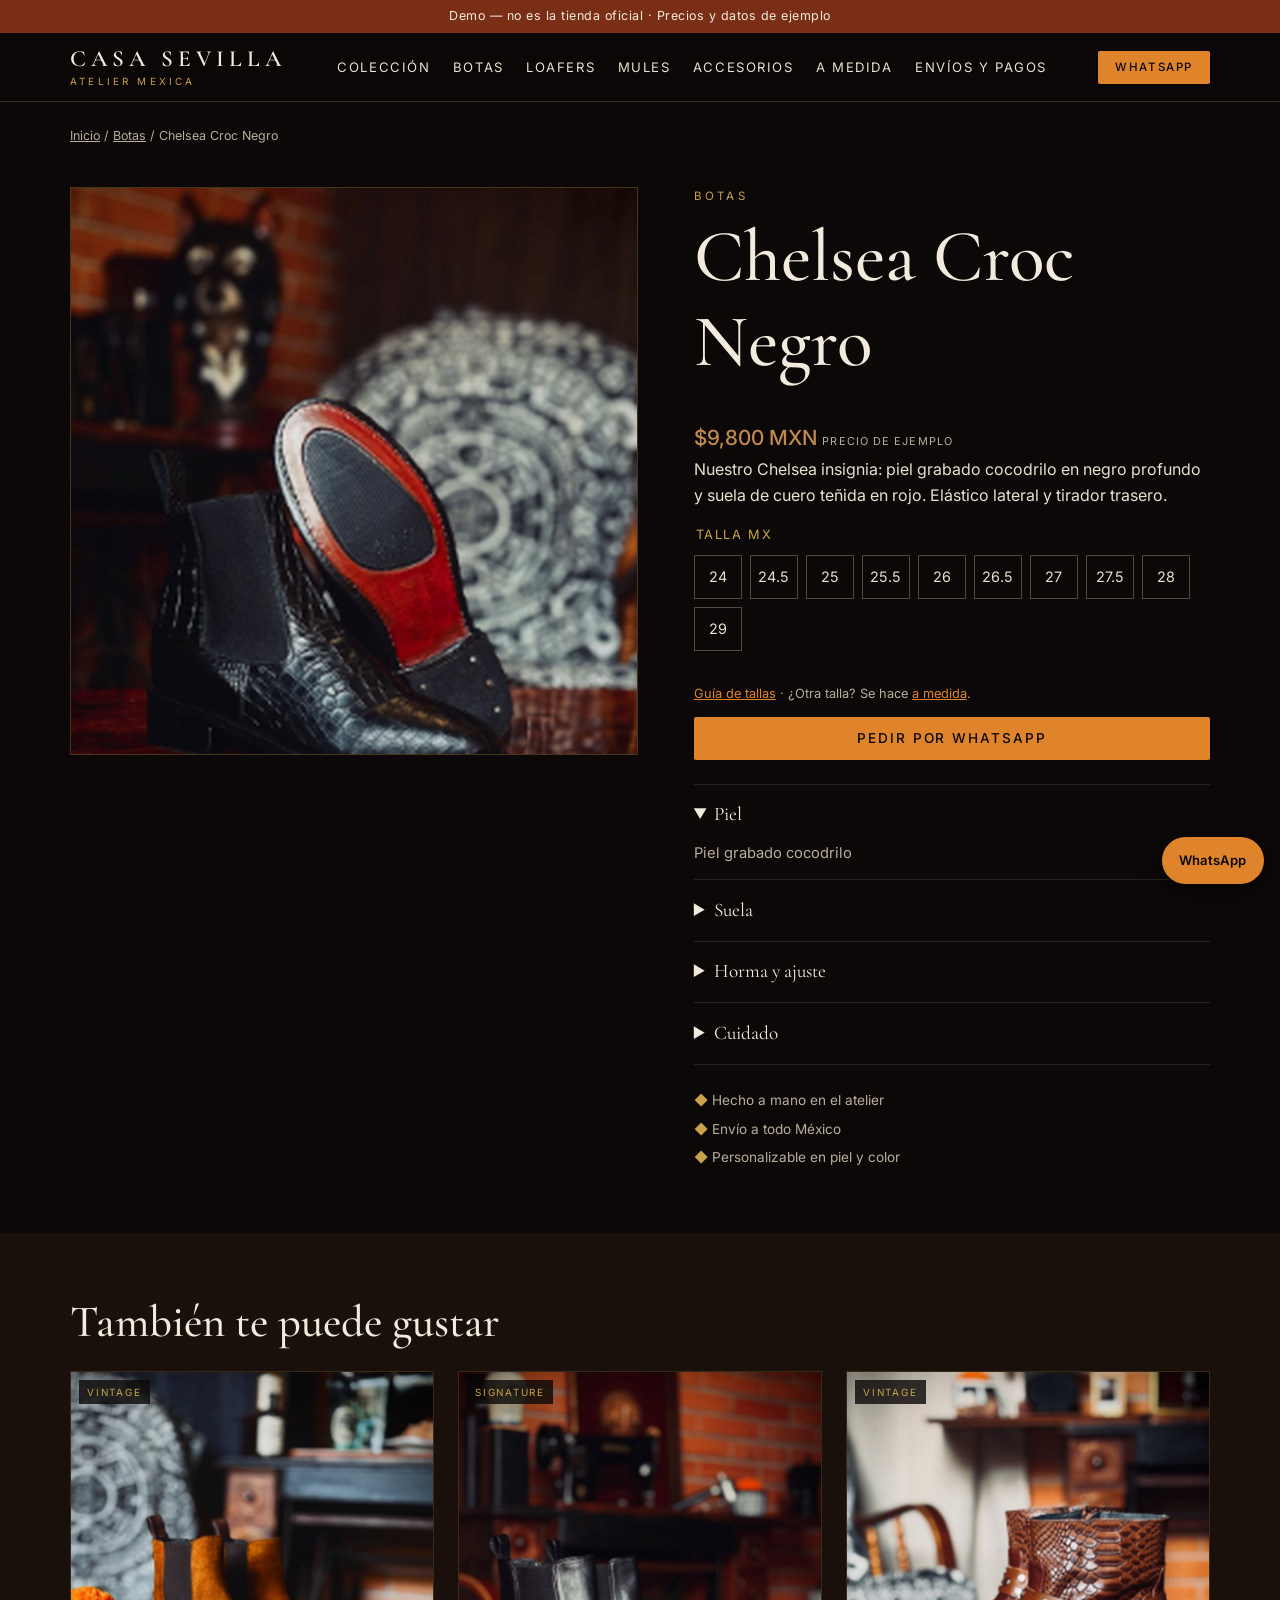
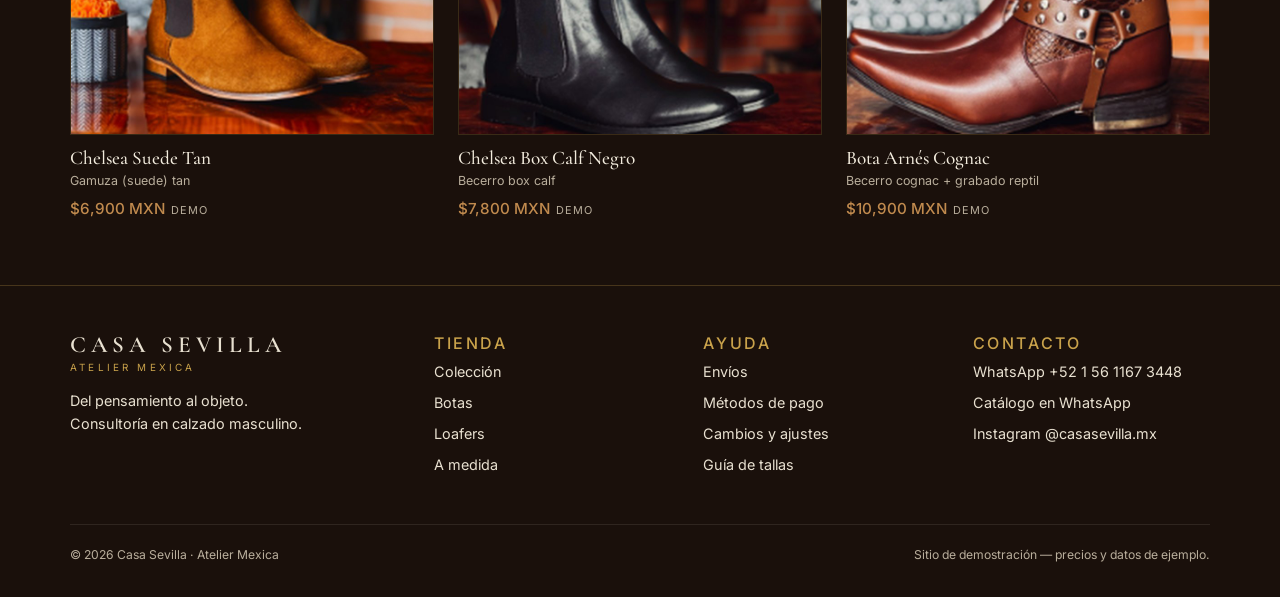
<file: producto.html>
<!doctype html>
<html lang="es-MX">
<head>
  <meta charset="utf-8">
  <meta name="viewport" content="width=device-width, initial-scale=1">
  <title>Producto — Casa Sevilla (demo)</title>
  <meta name="description" content="Ficha de producto.">
  <meta name="robots" content="noindex">
  <meta name="theme-color" content="#0B0807">
  <link rel="preconnect" href="https://fonts.googleapis.com">
  <link rel="preconnect" href="https://fonts.gstatic.com" crossorigin>
  <link href="https://fonts.googleapis.com/css2?family=Cormorant+Garamond:wght@400;500;600&family=Inter:wght@400;500;600&display=swap" rel="stylesheet">
  <link rel="stylesheet" href="assets/styles.css?v=20261116">
</head>
<body>
  <a class="skip" href="#main">Saltar al contenido</a>
  <div class="demo-banner" role="note">Demo — no es la tienda oficial · Precios y datos de ejemplo</div>
  <header class="site-header">
    <div class="wrap header-inner">
      <a class="logo" href="index.html" aria-label="Casa Sevilla, inicio"><strong>CASA SEVILLA</strong><small>Atelier Mexica</small></a>
      <button class="menu-toggle" type="button" aria-expanded="false" aria-controls="main-nav">Menú</button>
      <nav id="main-nav" class="main-nav" aria-label="Principal">
        <ul>
          <li><a href="catalogo.html">Colección</a></li>
          <li><a href="catalogo.html?tipo=botas">Botas</a></li>
          <li><a href="catalogo.html?tipo=loafers">Loafers</a></li>
          <li><a href="catalogo.html?tipo=mules">Mules</a></li>
          <li><a href="catalogo.html?tipo=accesorios">Accesorios</a></li>
          <li><a href="a-medida.html">A medida</a></li>
          <li><a href="envios-pagos.html">Envíos y pagos</a></li>
        </ul>
      </nav>
      <a class="btn btn-primary btn-sm header-cta" href="https://wa.me/5215611673448?text=Hola%20Casa%20Sevilla%2C%20quiero%20informaci%C3%B3n%20de%20sus%20modelos." target="_blank" rel="noopener">WhatsApp</a>
    </div>
  </header>

  <main id="main">
    <div class="wrap" data-product>
      <nav class="breadcrumb" aria-label="Ruta"><a href="index.html">Inicio</a> / <a href="catalogo.html" data-type-link>Colección</a> / <span data-crumb>Modelo</span></nav>
      <div class="product">
        <div class="gallery-main"><img data-img src="assets/img/prod-01.jpg" alt="" width="800" height="800" fetchpriority="high" decoding="async"></div>
        <div>
          <p class="eyebrow" data-type>Botas</p>
          <h1 data-name>Modelo</h1>
          <p class="price" style="font-size:1.3rem"><span data-price>$0 MXN</span><small>PRECIO DE EJEMPLO</small></p>
          <p data-desc></p>
          <form id="buy-form" novalidate>
            <fieldset class="sizes">
              <legend>Talla MX</legend>
            <label><input type="radio" name="talla" value="24"><span>24</span></label>
            <label><input type="radio" name="talla" value="24.5"><span>24.5</span></label>
            <label><input type="radio" name="talla" value="25"><span>25</span></label>
            <label><input type="radio" name="talla" value="25.5"><span>25.5</span></label>
            <label><input type="radio" name="talla" value="26"><span>26</span></label>
            <label><input type="radio" name="talla" value="26.5"><span>26.5</span></label>
            <label><input type="radio" name="talla" value="27"><span>27</span></label>
            <label><input type="radio" name="talla" value="27.5"><span>27.5</span></label>
            <label><input type="radio" name="talla" value="28"><span>28</span></label>
            <label><input type="radio" name="talla" value="29"><span>29</span></label>
            </fieldset>
            <p class="form-error" id="size-error" role="alert"></p>
            <p class="notice" style="margin-top:0"><a href="envios-pagos.html#tallas">Guía de tallas</a> · ¿Otra talla? Se hace <a href="a-medida.html">a medida</a>.</p>
            <button class="btn btn-primary btn-block" type="submit">Pedir por WhatsApp</button>
          </form>
          <div class="specs">
            <details open><summary>Piel</summary><p data-leather></p></details>
            <details><summary>Suela</summary><p data-sole></p></details>
            <details><summary>Horma y ajuste</summary><p>Horma de punta almendrada, ajuste regular. Si estás entre dos tallas, te recomendamos la mayor. (Texto de ejemplo.)</p></details>
            <details><summary>Cuidado</summary><p>Limpia con paño seco, hidrata la piel cada mes y guarda con hormas de madera.</p></details>
          </div>
          <ul class="badges">
            <li>Hecho a mano en el atelier</li>
            <li>Envío a todo México</li>
            <li>Personalizable en piel y color</li>
          </ul>
        </div>
      </div>
    </div>
    <section class="section section-alt" aria-labelledby="rel-title">
      <div class="wrap">
        <h2 id="rel-title">También te puede gustar</h2>
        <div class="grid" data-related></div>
      </div>
    </section>
  </main>

  <footer class="site-footer">
    <div class="wrap">
      <div class="footer-grid">
        <div>
          <a class="logo" href="index.html"><strong>CASA SEVILLA</strong><small>Atelier Mexica</small></a>
          <p style="margin-top:1rem">Del pensamiento al objeto.<br>Consultoría en calzado masculino.</p>
        </div>
        <div>
          <h2>Tienda</h2>
          <ul>
            <li><a href="catalogo.html">Colección</a></li>
            <li><a href="catalogo.html?tipo=botas">Botas</a></li>
            <li><a href="catalogo.html?tipo=loafers">Loafers</a></li>
            <li><a href="a-medida.html">A medida</a></li>
          </ul>
        </div>
        <div>
          <h2>Ayuda</h2>
          <ul>
            <li><a href="envios-pagos.html#envios">Envíos</a></li>
            <li><a href="envios-pagos.html#pagos">Métodos de pago</a></li>
            <li><a href="envios-pagos.html#cambios">Cambios y ajustes</a></li>
            <li><a href="envios-pagos.html#tallas">Guía de tallas</a></li>
          </ul>
        </div>
        <div>
          <h2>Contacto</h2>
          <ul>
            <li><a href="https://wa.me/5215611673448?text=Hola%20Casa%20Sevilla%2C%20quiero%20informaci%C3%B3n%20de%20sus%20modelos." target="_blank" rel="noopener">WhatsApp +52 1 56 1167 3448</a></li>
            <li><a href="https://wa.me/c/5215611673448" target="_blank" rel="noopener">Catálogo en WhatsApp</a></li>
            <li><a href="https://www.instagram.com/casasevilla.mx/" target="_blank" rel="noopener">Instagram @casasevilla.mx</a></li>
          </ul>
        </div>
      </div>
      <div class="footer-bottom">
        <span>© <span data-year>2026</span> Casa Sevilla · Atelier Mexica</span>
        <span>Sitio de demostración — precios y datos de ejemplo.</span>
      </div>
    </div>
  </footer>
  <a class="wa-float" href="https://wa.me/5215611673448?text=Hola%20Casa%20Sevilla%2C%20quiero%20informaci%C3%B3n%20de%20sus%20modelos." target="_blank" rel="noopener" aria-label="Escríbenos por WhatsApp">WhatsApp</a>
  <script src="assets/main.js?v=20261116" defer></script>
</body>
</html>
</file>
<file: assets/styles.css>
/* Casa Sevilla — demo estática. Un solo CSS, móvil primero. */
:root{
  --bg:#0B0807; --sec:#1A100B; --brown:#2A1710;
  --brick:#B4552D; --brick-d:#8A3B20; --mahogany:#7A2E16;
  --amber:#E0842B; --gold:#C9A24B; --cognac:#9A4A22; --tan:#C08A4E;
  --cream:#F2EBDD; --cream-2:#E8E0D0; --muted:#B9AE9C; --red:#D01A1A;
  --serif:"Cormorant Garamond",Georgia,serif; --sans:"Inter",system-ui,sans-serif;
  --max:1180px; --r:2px;
}
*,*::before,*::after{box-sizing:border-box}
html{scroll-behavior:smooth;color-scheme:dark;scroll-padding-top:5.5rem}
body{margin:0;background:var(--bg);color:var(--cream-2);font:400 1rem/1.65 var(--sans);-webkit-font-smoothing:antialiased}
img{max-width:100%;height:auto;display:block}
a{color:var(--amber)}
a:hover{color:var(--gold)}
:focus-visible{outline:2px solid var(--amber);outline-offset:3px}
h1,h2,h3{font-family:var(--serif);font-weight:500;color:var(--cream);line-height:1.15;margin:0 0 .5em}
h1{font-size:clamp(2.4rem,8vw,4.6rem)}
h2{font-size:clamp(1.9rem,5vw,2.8rem)}
h3{font-size:1.45rem}
p{margin:0 0 1em}
.wrap{max-width:var(--max);margin:0 auto;padding:0 1.25rem}
.eyebrow{font-size:.72rem;letter-spacing:.28em;text-transform:uppercase;color:var(--gold);margin:0 0 .8em}
.skip{position:absolute;left:-999px;top:0;background:var(--amber);color:var(--bg);padding:.5rem 1rem;z-index:100}
.skip:focus{left:0}
.visually-hidden{position:absolute!important;width:1px;height:1px;overflow:hidden;clip-path:inset(50%);white-space:nowrap;border:0;padding:0;margin:-1px}

/* Banner demo */
.demo-banner{background:var(--mahogany);color:var(--cream);text-align:center;font-size:.78rem;padding:.4rem 1rem;letter-spacing:.04em}

/* Header */
.site-header{position:sticky;top:0;z-index:50;background:rgba(11,8,7,.94);backdrop-filter:blur(6px);border-bottom:1px solid rgba(201,162,75,.25)}
.header-inner{display:flex;align-items:center;justify-content:space-between;gap:1rem;min-height:68px}
.logo{text-decoration:none;color:var(--cream);display:flex;flex-direction:column;line-height:1}
.logo strong{font-family:var(--serif);font-weight:600;font-size:1.3rem;letter-spacing:.16em;white-space:nowrap}
@media (min-width:760px){.logo strong{font-size:1.45rem;letter-spacing:.22em}}
.logo small{font-size:.62rem;letter-spacing:.32em;text-transform:uppercase;color:var(--gold);margin-top:.35rem}
.menu-toggle{background:none;border:1px solid var(--gold);color:var(--cream);padding:.45rem .75rem;font:inherit;font-size:.85rem;cursor:pointer;border-radius:var(--r)}
.main-nav{display:none;position:absolute;left:0;right:0;top:100%;background:var(--sec);border-bottom:1px solid rgba(201,162,75,.25)}
.main-nav.open{display:block}
.main-nav ul{list-style:none;margin:0;padding:.5rem 1.25rem 1.25rem}
.main-nav a{display:block;padding:.75rem 0;color:var(--cream-2);text-decoration:none;font-size:.95rem;letter-spacing:.06em;border-bottom:1px solid rgba(232,224,208,.08)}
.main-nav a:hover,.main-nav a[aria-current="page"]{color:var(--amber)}
.btn.header-cta{display:none}
@media (min-width:980px){
  .menu-toggle{display:none}
  .main-nav{display:block;position:static;background:none;border:0}
  .main-nav ul{display:flex;gap:1.4rem;padding:0}
  .main-nav a{border:0;padding:.25rem 0;font-size:.82rem;text-transform:uppercase;letter-spacing:.12em}
  .btn.header-cta{display:inline-flex}
}

/* Botones */
.btn{display:inline-flex;align-items:center;justify-content:center;gap:.5rem;padding:.85rem 1.5rem;font:500 .85rem/1 var(--sans);letter-spacing:.14em;text-transform:uppercase;text-decoration:none;border-radius:var(--r);border:1px solid transparent;cursor:pointer;transition:background .2s,color .2s,border-color .2s}
.btn-primary{background:var(--amber);color:var(--bg)}
.btn-primary:hover{background:var(--gold);color:var(--bg)}
.btn-ghost{border-color:var(--gold);color:var(--cream)}
.btn-ghost:hover{background:var(--gold);color:var(--bg)}
.btn-sm{padding:.6rem 1rem;font-size:.72rem}
.btn-block{width:100%}

/* Hero */
.hero{position:relative;min-height:68vh;display:flex;align-items:flex-end;background:var(--sec);isolation:isolate}
.hero-media{position:absolute;inset:0;z-index:-1;width:100%;height:100%;object-fit:cover;object-position:center 70%}
.hero::after{content:"";position:absolute;inset:0;z-index:-1;background:linear-gradient(180deg,rgba(11,8,7,.25) 0%,rgba(11,8,7,.55) 45%,var(--bg) 100%)}
.hero>.wrap{width:100%}
.hero-content{padding:4rem 0 3.5rem;max-width:640px}
.hero p.lead{font-size:1.1rem;color:var(--cream-2);max-width:32em}
.hero .actions{display:flex;flex-wrap:wrap;gap:.75rem;margin-top:1.5rem}
.page-hero{background:linear-gradient(180deg,var(--brown),var(--bg));padding:3.5rem 0 2.5rem;border-bottom:1px solid rgba(201,162,75,.15)}
.page-hero p{max-width:40em;color:var(--muted)}

/* Secciones */
.section{padding:4rem 0}
.section-alt{background:var(--sec)}
.section-head{display:flex;flex-wrap:wrap;justify-content:space-between;align-items:end;gap:1rem;margin-bottom:2rem}
.section-head p{color:var(--muted);max-width:36em;margin:0}
.divider{width:56px;height:1px;background:var(--gold);margin:1rem 0 1.5rem}

/* Colecciones (highlights IG) */
.collections{display:flex;gap:1.1rem;overflow-x:auto;padding-bottom:.5rem;scroll-snap-type:x mandatory;scrollbar-width:thin;scrollbar-color:var(--gold) transparent}
.collection{flex:0 0 auto;scroll-snap-align:start;text-align:center;text-decoration:none;color:var(--cream-2);font-size:.78rem;letter-spacing:.14em;text-transform:uppercase}
.collection span.ring{display:grid;place-items:center;width:84px;height:84px;margin:0 auto .6rem;border-radius:50%;border:1px solid var(--gold);background:radial-gradient(circle at 30% 30%,var(--brown),var(--bg));font-family:var(--serif);font-size:1.7rem;color:var(--gold);text-transform:none;letter-spacing:0;transition:border-color .2s}
.collection:hover span.ring{border-color:var(--amber);color:var(--amber)}

/* Grid productos */
.grid{display:grid;grid-template-columns:repeat(2,1fr);gap:1rem}
@media (min-width:760px){.grid{grid-template-columns:repeat(3,1fr);gap:1.5rem}}
@media (min-width:1100px){.grid-4{grid-template-columns:repeat(4,1fr)}}
.card{text-decoration:none;color:inherit;display:block}
.card .thumb{position:relative;aspect-ratio:1/1;overflow:hidden;background:var(--sec);border:1px solid rgba(201,162,75,.18)}
.card .thumb img{width:100%;height:100%;object-fit:cover;transition:transform .5s}
.card:hover .thumb img{transform:scale(1.04)}
.card .tag{position:absolute;top:.5rem;left:.5rem;background:rgba(11,8,7,.8);color:var(--gold);font-size:.62rem;letter-spacing:.18em;text-transform:uppercase;padding:.25rem .5rem}
.card h3{font-size:1.2rem;margin:.75rem 0 .15rem}
.card .meta{font-size:.78rem;color:var(--muted);margin:0}
.price{color:var(--tan);font-weight:500;font-size:.95rem;margin:.25rem 0 0}
.price small{color:var(--muted);font-weight:400;font-size:.68rem;letter-spacing:.1em;margin-left:.35rem}

/* Placeholder elegante */
.ph{display:grid;place-items:center;width:100%;height:100%;background:var(--sec);border:1px solid var(--gold);font-family:var(--serif);color:var(--gold);font-size:1.3rem;text-align:center;padding:1rem}

/* Filtros */
.filters{display:flex;gap:.5rem;overflow-x:auto;margin-bottom:2rem;padding-bottom:.25rem;scrollbar-width:thin;scrollbar-color:var(--gold) transparent}
.filter{flex:0 0 auto;background:none;border:1px solid rgba(201,162,75,.4);color:var(--cream-2);padding:.5rem 1rem;font:inherit;font-size:.8rem;letter-spacing:.08em;border-radius:999px;cursor:pointer}
.filter[aria-pressed="true"],.filter:hover{background:var(--gold);border-color:var(--gold);color:var(--bg)}
.empty{color:var(--muted)}

/* Bloques split */
.split{display:grid;gap:2rem;align-items:center}
@media (min-width:860px){.split{grid-template-columns:1fr 1fr;gap:3.5rem}}
.split img{border:1px solid rgba(201,162,75,.25)}

/* Pasos */
.steps{list-style:none;padding:0;margin:0;display:grid;gap:1rem;counter-reset:s}
@media (min-width:760px){.steps{grid-template-columns:repeat(5,1fr)}}
.steps li{counter-increment:s;background:var(--brown);border-top:2px solid var(--brick);padding:1.25rem}
.steps li::before{content:counter(s,decimal-leading-zero);display:block;font-family:var(--serif);font-size:2rem;color:var(--amber);line-height:1;margin-bottom:.5rem}
.steps h3{font-size:1.15rem;margin:0 0 .25rem}
.steps p{font-size:.88rem;color:var(--muted);margin:0}

/* Ficha producto */
.product{display:grid;gap:2rem;padding:2.5rem 0 4rem}
@media (min-width:900px){.product{grid-template-columns:1.1fr 1fr;gap:3.5rem}}
.gallery-main{aspect-ratio:1/1;border:1px solid rgba(201,162,75,.25);overflow:hidden;background:var(--sec)}
.gallery-main img{width:100%;height:100%;object-fit:cover}
.breadcrumb{font-size:.78rem;color:var(--muted);padding-top:1.5rem}
.breadcrumb a{color:var(--muted)}
.sizes{display:flex;flex-wrap:wrap;gap:.5rem;border:0;padding:0;margin:0 0 .5rem}
.sizes legend{font-size:.8rem;letter-spacing:.12em;text-transform:uppercase;color:var(--gold);margin-bottom:.6rem}
.sizes label{position:relative}
.sizes input{position:absolute;opacity:0}
.sizes span{display:grid;place-items:center;min-width:48px;height:44px;border:1px solid rgba(232,224,208,.3);font-size:.9rem;cursor:pointer}
.sizes input:checked+span{background:var(--cream);color:var(--bg);border-color:var(--cream)}
.sizes input:focus-visible+span{outline:2px solid var(--amber);outline-offset:2px}
.specs{border-top:1px solid rgba(232,224,208,.12);margin-top:1.5rem}
.specs details{border-bottom:1px solid rgba(232,224,208,.12);padding:.9rem 0}
.specs summary{cursor:pointer;font-family:var(--serif);font-size:1.2rem;color:var(--cream)}
.specs p{margin:.6rem 0 0;color:var(--muted);font-size:.92rem}
.badges{list-style:none;padding:0;margin:1.5rem 0 0;display:grid;gap:.4rem;font-size:.85rem;color:var(--muted)}
.badges li::before{content:"◆ ";color:var(--gold)}
.notice{font-size:.8rem;color:var(--muted);margin-top:.75rem}
.form-error{color:#ff8a6a;font-size:.85rem;min-height:1.2em;margin:.5rem 0}

/* Formularios */
.form{display:grid;gap:1.1rem;background:var(--sec);border:1px solid rgba(201,162,75,.25);padding:1.5rem}
@media (min-width:760px){.form{grid-template-columns:1fr 1fr;padding:2rem}.form .full{grid-column:1/-1}}
.field label{display:block;font-size:.78rem;letter-spacing:.12em;text-transform:uppercase;color:var(--gold);margin-bottom:.4rem}
.field input,.field select,.field textarea{width:100%;background:var(--bg);color:var(--cream);border:1px solid rgba(232,224,208,.28);border-radius:var(--r);padding:.75rem .85rem;font:inherit;font-size:16px}
.field input:focus,.field select:focus,.field textarea:focus{border-color:var(--amber);outline:none;box-shadow:0 0 0 2px rgba(224,132,43,.35)}
.field .hint{font-size:.76rem;color:var(--muted);margin:.35rem 0 0}

/* Info cards */
.info-grid{display:grid;gap:1rem}
@media (min-width:760px){.info-grid{grid-template-columns:repeat(2,1fr);gap:1.5rem}}
.info{background:var(--brown);padding:1.5rem;border-left:2px solid var(--gold)}
.info ul{padding-left:1.1rem;margin:0}
.info li{margin-bottom:.35rem}
.demo-data{font-family:ui-monospace,Menlo,monospace;background:var(--bg);border:1px dashed var(--brick);padding:.9rem;font-size:.85rem;color:var(--cream-2)}
.demo-data b{color:var(--red)}
.faq details{border-bottom:1px solid rgba(232,224,208,.12);padding:1rem 0}
.faq summary{cursor:pointer;font-family:var(--serif);font-size:1.25rem;color:var(--cream)}
.faq p{margin:.6rem 0 0;color:var(--muted)}

/* CTA band */
.cta-band{background:linear-gradient(120deg,var(--mahogany),var(--brick-d));text-align:center;padding:3.5rem 0}
.cta-band p{color:var(--cream-2)}

/* Footer */
.site-footer{background:var(--sec);border-top:1px solid rgba(201,162,75,.25);padding:3rem 0 2rem;font-size:.9rem}
.footer-grid{display:grid;gap:2rem}
@media (min-width:760px){.footer-grid{grid-template-columns:1.4fr 1fr 1fr 1fr}}
.site-footer h2{font-size:1rem;font-family:var(--sans);letter-spacing:.16em;text-transform:uppercase;color:var(--gold)}
.site-footer ul{list-style:none;padding:0;margin:0}
.site-footer li{margin-bottom:.45rem}
.site-footer a{color:var(--cream-2);text-decoration:none}
.site-footer a:hover{color:var(--amber)}
.footer-bottom{margin-top:2.5rem;padding-top:1.25rem;border-top:1px solid rgba(232,224,208,.1);font-size:.76rem;color:var(--muted);display:flex;flex-wrap:wrap;justify-content:space-between;gap:.5rem}

/* WhatsApp flotante */
.wa-float{position:fixed;right:1rem;bottom:1rem;z-index:60;background:var(--amber);color:var(--bg);border-radius:999px;padding:.8rem 1.1rem;font-weight:600;font-size:.82rem;text-decoration:none;box-shadow:0 6px 20px rgba(0,0,0,.45)}
.wa-float:hover{background:var(--gold);color:var(--bg)}

@media (prefers-reduced-motion:reduce){*{transition:none!important;scroll-behavior:auto!important}}

/* Tabla de tallas */
.info th,.info td{padding:.55rem .5rem;border-bottom:1px solid rgba(232,224,208,.12)}
.info th{color:var(--gold);font-weight:500;font-size:.8rem;letter-spacing:.12em}
</file>
